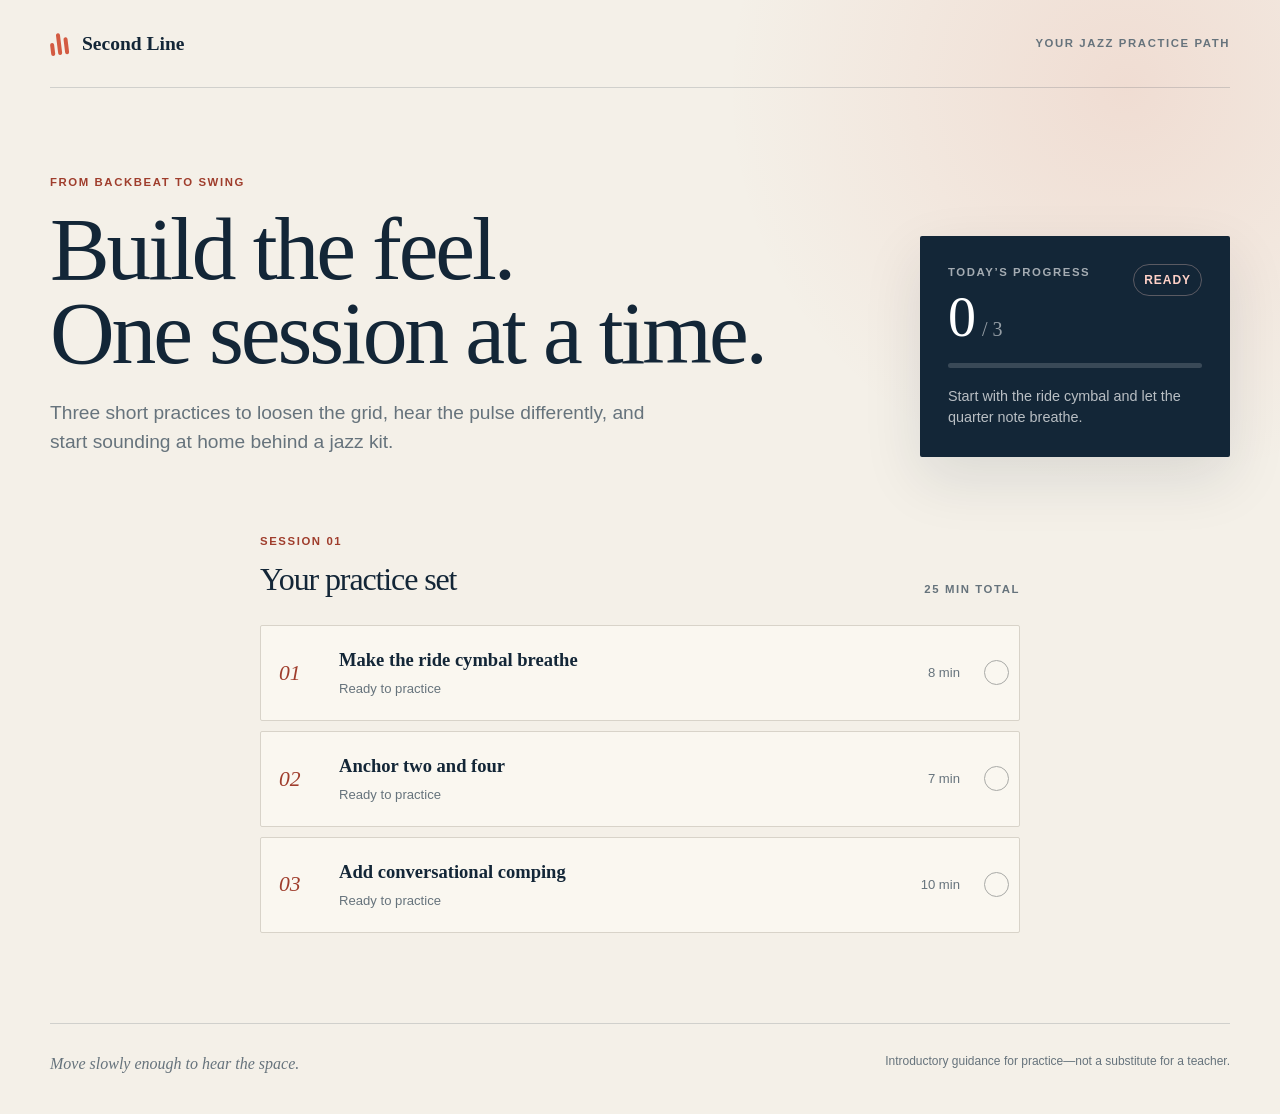
<file: index.html>
<!doctype html>
<html lang="en">
  <head>
    <meta charset="UTF-8" />
    <meta name="viewport" content="width=device-width, initial-scale=1.0" />
    <meta
      name="description"
      content="A focused jazz drum practice path for drummers learning to swing."
    />
    <title>Second Line — Jazz Practice</title>
    <link rel="stylesheet" href="styles.css" />
    <script src="practice.js" defer></script>
    <script src="app.js" defer></script>
  </head>
  <body>
    <div class="page-shell">
      <header class="site-header">
        <a class="brand" href="index.html" aria-label="Second Line home">
          <span class="brand-mark" aria-hidden="true"><i></i><i></i><i></i></span>
          <span>Second Line</span>
        </a>
        <p class="eyebrow">Your jazz practice path</p>
      </header>

      <main id="main-content">
        <section class="hero" aria-labelledby="page-title">
          <div class="hero-copy">
            <p class="kicker">From backbeat to swing</p>
            <h1 id="page-title">Build the feel.<br />One session at a time.</h1>
            <p class="hero-intro">
              Three short practices to loosen the grid, hear the pulse differently,
              and start sounding at home behind a jazz kit.
            </p>
          </div>

          <div class="progress-card" aria-labelledby="progress-title">
            <div class="progress-heading">
              <div>
                <p class="meta-label" id="progress-title">Today’s progress</p>
                <p class="progress-count"><span id="completed-count">0</span><span>/ 3</span></p>
              </div>
              <span class="progress-word" id="progress-word">Ready</span>
            </div>
            <div
              class="progress-track"
              role="progressbar"
              aria-label="Practice tasks completed"
              aria-valuemin="0"
              aria-valuemax="3"
              aria-valuenow="0"
            >
              <span id="progress-fill"></span>
            </div>
            <p class="progress-caption" id="progress-caption">Start with the ride cymbal and let the quarter note breathe.</p>
          </div>
        </section>

        <section class="practice-layout practice-overview" aria-label="Practice session">
          <div class="task-column">
            <div class="section-heading">
              <div>
                <p class="kicker">Session 01</p>
                <h2>Your practice set</h2>
              </div>
              <p class="total-time">25 min total</p>
            </div>
            <div class="task-list" id="task-list" aria-label="Jazz practice tasks"></div>
          </div>
        </section>
      </main>

      <footer>
        <p>Move slowly enough to hear the space.</p>
        <p class="disclaimer">Introductory guidance for practice—not a substitute for a teacher.</p>
      </footer>
    </div>
  </body>
</html>
</file>
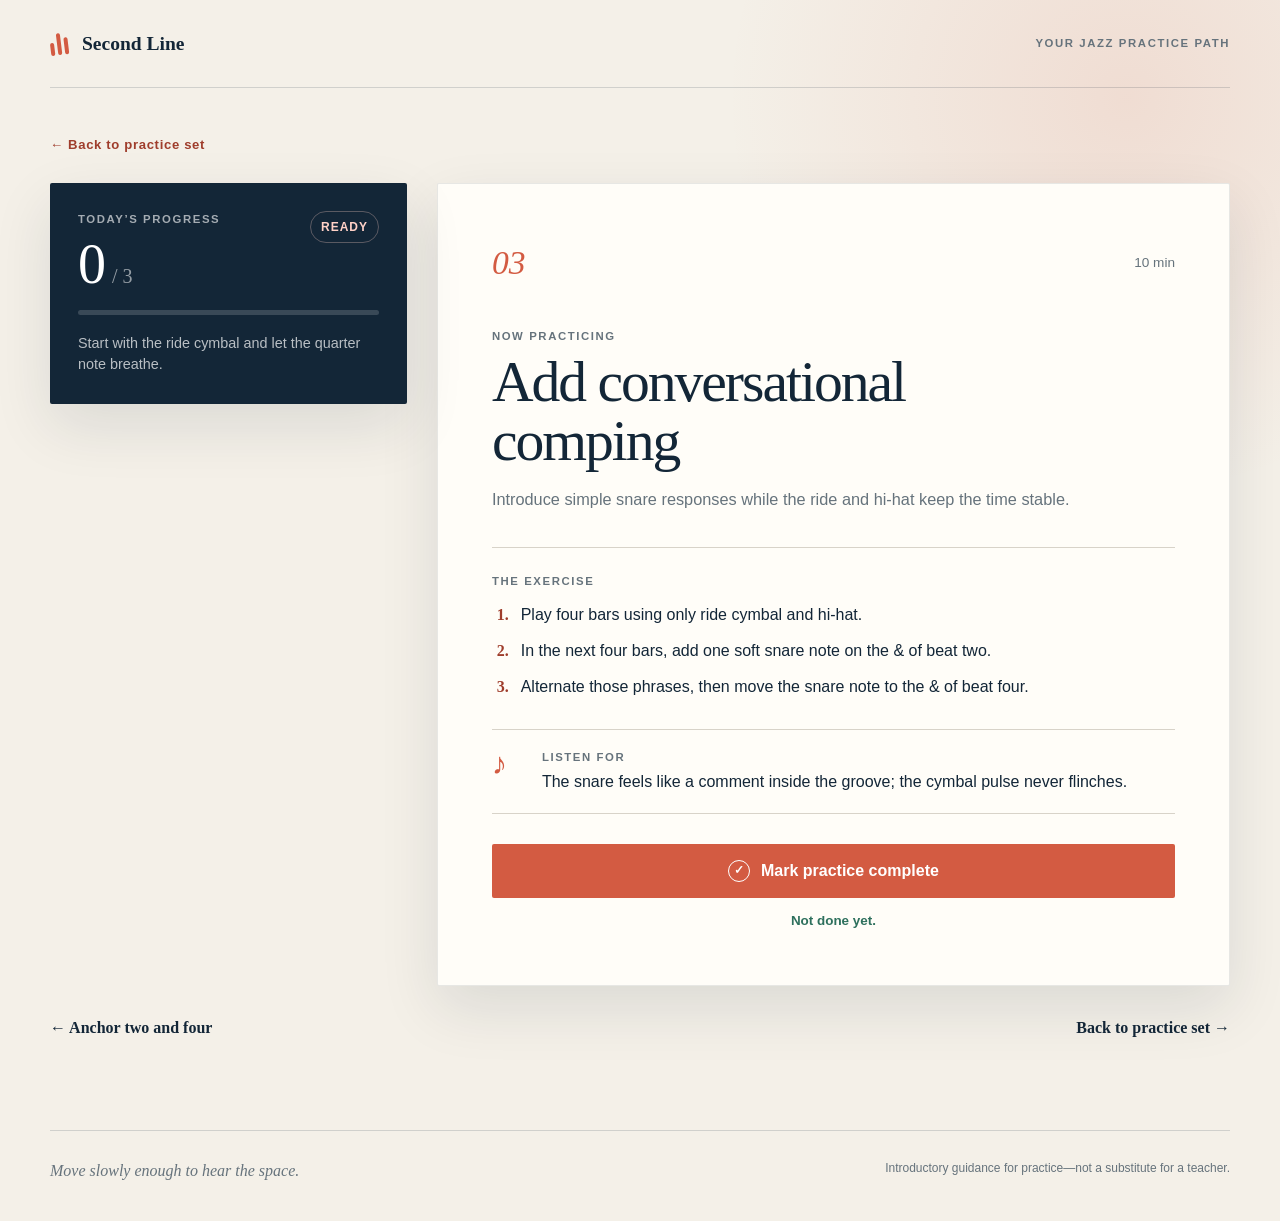
<file: tasks/comping.html>
<!doctype html>
<html lang="en">
  <head>
    <meta charset="UTF-8" />
    <meta name="viewport" content="width=device-width, initial-scale=1.0" />
    <meta name="description" content="Practice conversational snare comping while keeping steady jazz time." />
    <title>Add Conversational Comping — Second Line</title>
    <link rel="stylesheet" href="../styles.css" />
    <script src="../practice.js" defer></script>
    <script src="../task-page.js" defer></script>
  </head>
  <body data-task-id="comping">
    <div class="page-shell">
      <header class="site-header">
        <a class="brand" href="../index.html" aria-label="Second Line home">
          <span class="brand-mark" aria-hidden="true"><i></i><i></i><i></i></span>
          <span>Second Line</span>
        </a>
        <p class="eyebrow">Your jazz practice path</p>
      </header>
      <main id="main-content" class="task-page-main">
        <a class="back-link" href="../index.html">← Back to practice set</a>
        <div class="task-page-layout">
          <aside class="progress-card" aria-labelledby="progress-title">
            <div class="progress-heading">
              <div><p class="meta-label" id="progress-title">Today’s progress</p><p class="progress-count"><span id="completed-count">0</span><span>/ 3</span></p></div>
              <span class="progress-word" id="progress-word">Ready</span>
            </div>
            <div class="progress-track" role="progressbar" aria-label="Practice tasks completed" aria-valuemin="0" aria-valuemax="3" aria-valuenow="0"><span id="progress-fill"></span></div>
            <p class="progress-caption" id="progress-caption"></p>
          </aside>
          <article class="task-detail" aria-labelledby="detail-title">
            <div class="detail-topline"><span class="detail-number" id="detail-number"></span><span class="detail-duration" id="detail-duration"></span></div>
            <p class="meta-label">Now practicing</p>
            <h1 id="detail-title" class="task-title"></h1>
            <p class="detail-objective" id="detail-objective"></p>
            <div class="steps-block"><p class="meta-label">The exercise</p><ol id="detail-steps"></ol></div>
            <div class="listen-for"><span aria-hidden="true">♪</span><div><p class="meta-label">Listen for</p><p id="detail-cue"></p></div></div>
            <button class="complete-button" id="complete-button" type="button"><span class="button-icon" aria-hidden="true">✓</span><span id="complete-button-label">Mark practice complete</span></button>
            <p class="completion-message" id="completion-message" role="status"></p>
          </article>
        </div>
        <nav class="task-navigation" aria-label="Practice task navigation"><a id="previous-task"></a><a id="next-task"></a></nav>
      </main>
      <footer><p>Move slowly enough to hear the space.</p><p class="disclaimer">Introductory guidance for practice—not a substitute for a teacher.</p></footer>
    </div>
  </body>
</html>
</file>
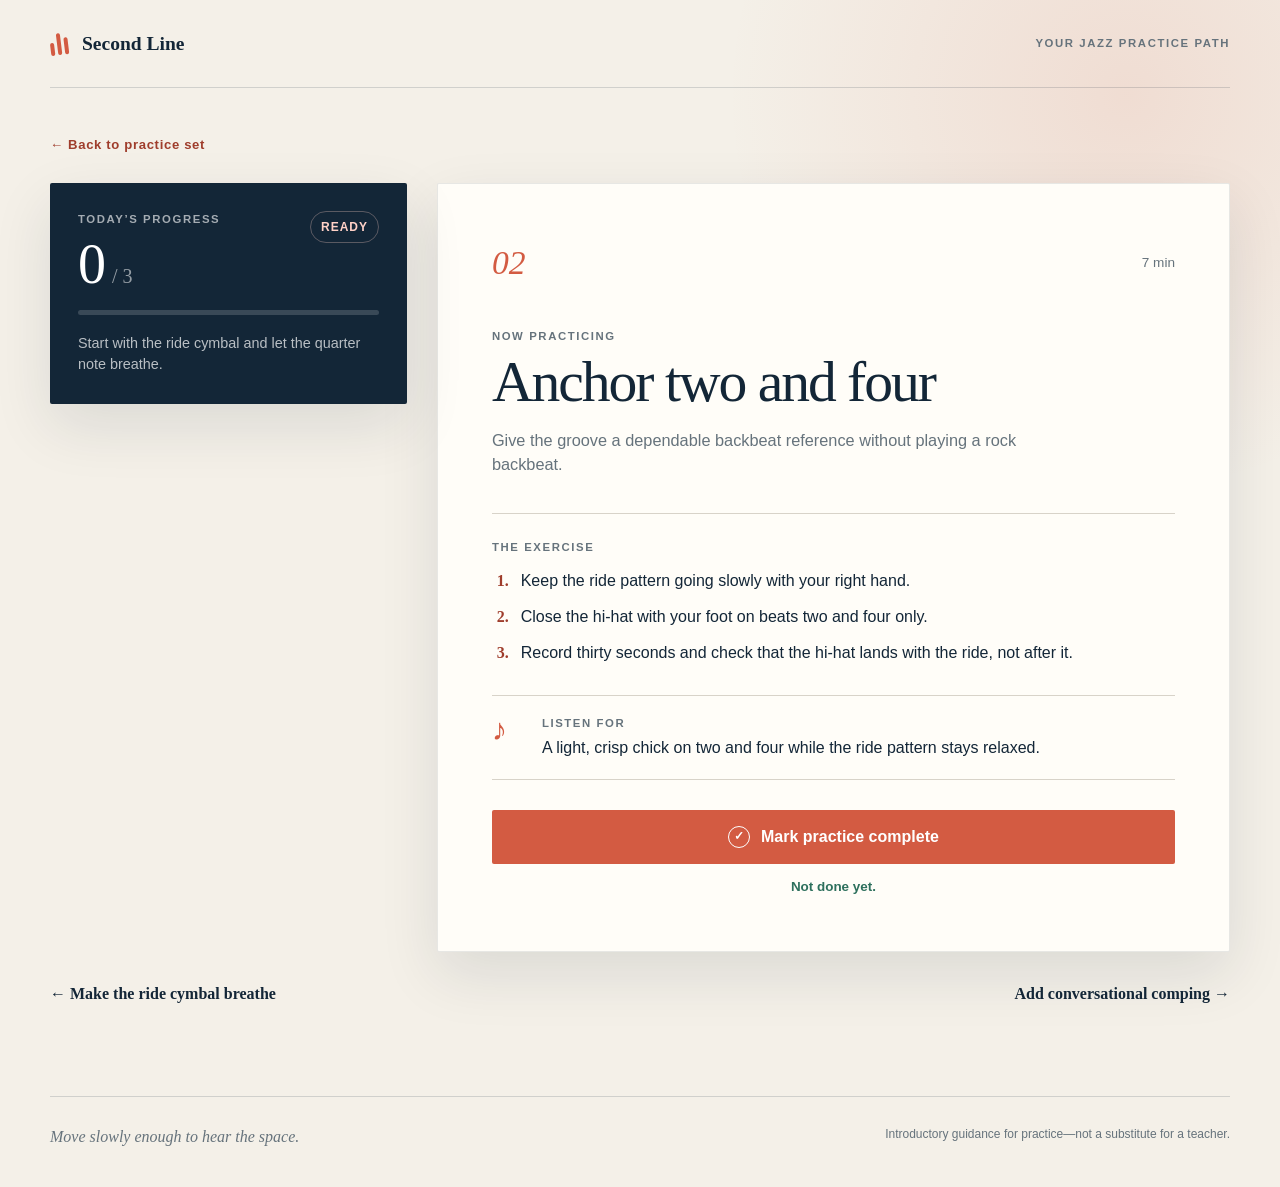
<file: tasks/hi-hat.html>
<!doctype html>
<html lang="en">
  <head>
    <meta charset="UTF-8" />
    <meta name="viewport" content="width=device-width, initial-scale=1.0" />
    <meta name="description" content="Practice anchoring a jazz groove with hi-hat on beats two and four." />
    <title>Anchor Two and Four — Second Line</title>
    <link rel="stylesheet" href="../styles.css" />
    <script src="../practice.js" defer></script>
    <script src="../task-page.js" defer></script>
  </head>
  <body data-task-id="hi-hat">
    <div class="page-shell">
      <header class="site-header">
        <a class="brand" href="../index.html" aria-label="Second Line home">
          <span class="brand-mark" aria-hidden="true"><i></i><i></i><i></i></span>
          <span>Second Line</span>
        </a>
        <p class="eyebrow">Your jazz practice path</p>
      </header>
      <main id="main-content" class="task-page-main">
        <a class="back-link" href="../index.html">← Back to practice set</a>
        <div class="task-page-layout">
          <aside class="progress-card" aria-labelledby="progress-title">
            <div class="progress-heading">
              <div><p class="meta-label" id="progress-title">Today’s progress</p><p class="progress-count"><span id="completed-count">0</span><span>/ 3</span></p></div>
              <span class="progress-word" id="progress-word">Ready</span>
            </div>
            <div class="progress-track" role="progressbar" aria-label="Practice tasks completed" aria-valuemin="0" aria-valuemax="3" aria-valuenow="0"><span id="progress-fill"></span></div>
            <p class="progress-caption" id="progress-caption"></p>
          </aside>
          <article class="task-detail" aria-labelledby="detail-title">
            <div class="detail-topline"><span class="detail-number" id="detail-number"></span><span class="detail-duration" id="detail-duration"></span></div>
            <p class="meta-label">Now practicing</p>
            <h1 id="detail-title" class="task-title"></h1>
            <p class="detail-objective" id="detail-objective"></p>
            <div class="steps-block"><p class="meta-label">The exercise</p><ol id="detail-steps"></ol></div>
            <div class="listen-for"><span aria-hidden="true">♪</span><div><p class="meta-label">Listen for</p><p id="detail-cue"></p></div></div>
            <button class="complete-button" id="complete-button" type="button"><span class="button-icon" aria-hidden="true">✓</span><span id="complete-button-label">Mark practice complete</span></button>
            <p class="completion-message" id="completion-message" role="status"></p>
          </article>
        </div>
        <nav class="task-navigation" aria-label="Practice task navigation"><a id="previous-task"></a><a id="next-task"></a></nav>
      </main>
      <footer><p>Move slowly enough to hear the space.</p><p class="disclaimer">Introductory guidance for practice—not a substitute for a teacher.</p></footer>
    </div>
  </body>
</html>
</file>
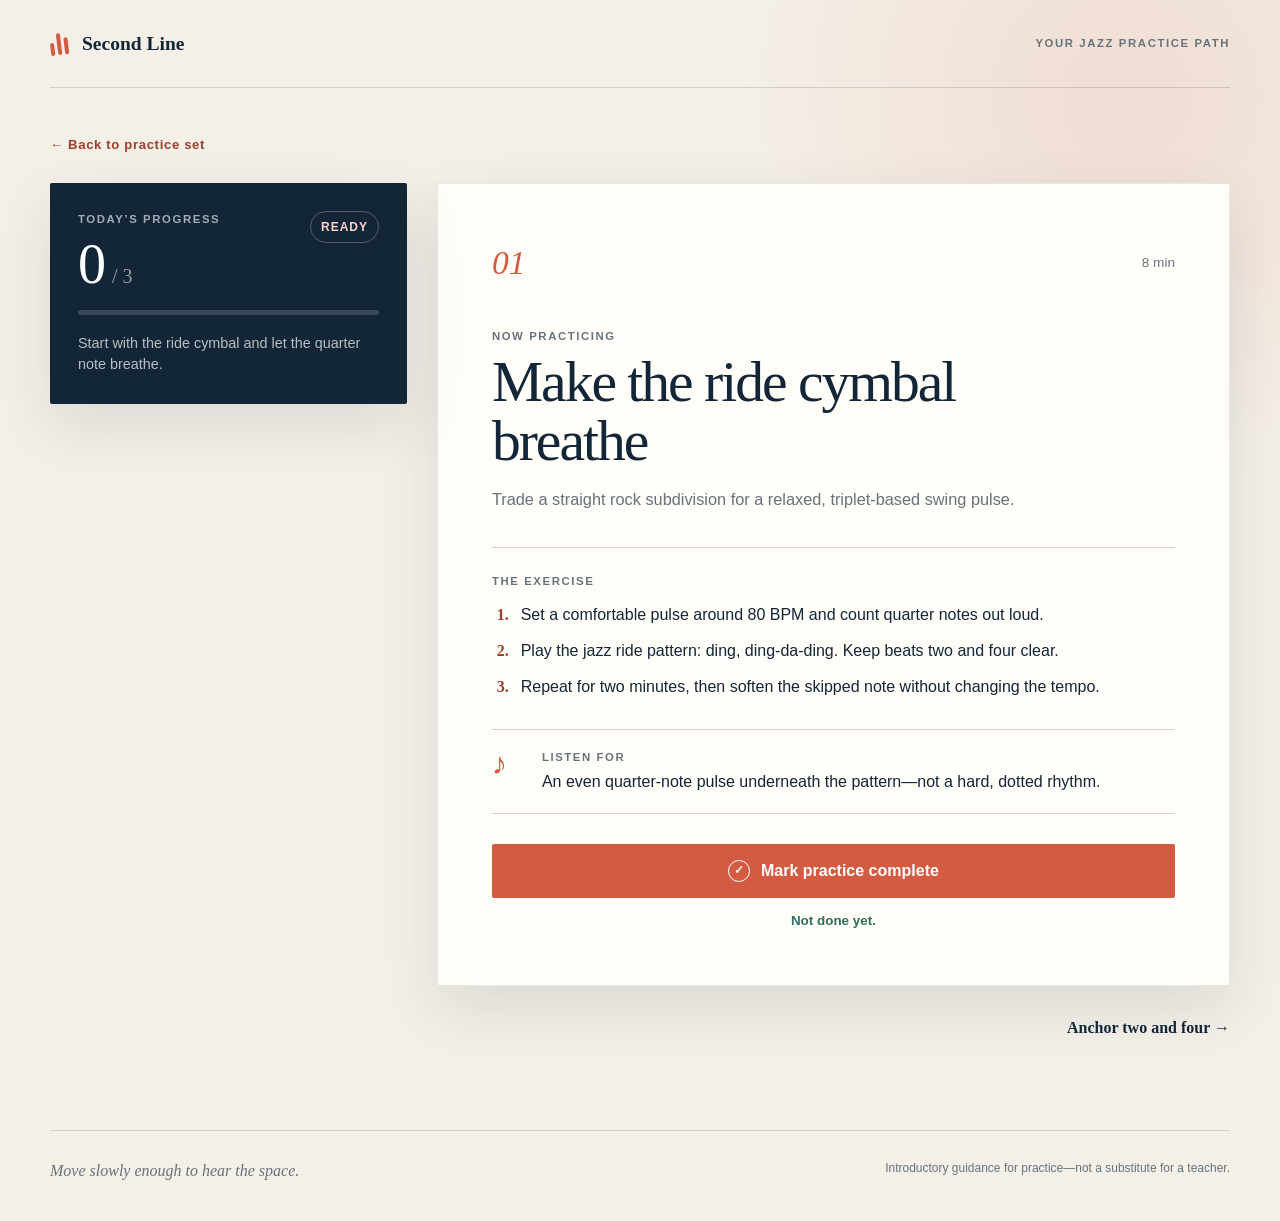
<file: tasks/ride-cymbal.html>
<!doctype html>
<html lang="en">
  <head>
    <meta charset="UTF-8" />
    <meta name="viewport" content="width=device-width, initial-scale=1.0" />
    <meta name="description" content="Practice a relaxed, triplet-based jazz ride cymbal pattern." />
    <title>Make the Ride Cymbal Breathe — Second Line</title>
    <link rel="stylesheet" href="../styles.css" />
    <script src="../practice.js" defer></script>
    <script src="../task-page.js" defer></script>
  </head>
  <body data-task-id="ride-cymbal">
    <div class="page-shell">
      <header class="site-header">
        <a class="brand" href="../index.html" aria-label="Second Line home">
          <span class="brand-mark" aria-hidden="true"><i></i><i></i><i></i></span>
          <span>Second Line</span>
        </a>
        <p class="eyebrow">Your jazz practice path</p>
      </header>
      <main id="main-content" class="task-page-main">
        <a class="back-link" href="../index.html">← Back to practice set</a>
        <div class="task-page-layout">
          <aside class="progress-card" aria-labelledby="progress-title">
            <div class="progress-heading">
              <div><p class="meta-label" id="progress-title">Today’s progress</p><p class="progress-count"><span id="completed-count">0</span><span>/ 3</span></p></div>
              <span class="progress-word" id="progress-word">Ready</span>
            </div>
            <div class="progress-track" role="progressbar" aria-label="Practice tasks completed" aria-valuemin="0" aria-valuemax="3" aria-valuenow="0"><span id="progress-fill"></span></div>
            <p class="progress-caption" id="progress-caption"></p>
          </aside>
          <article class="task-detail" aria-labelledby="detail-title">
            <div class="detail-topline"><span class="detail-number" id="detail-number"></span><span class="detail-duration" id="detail-duration"></span></div>
            <p class="meta-label">Now practicing</p>
            <h1 id="detail-title" class="task-title"></h1>
            <p class="detail-objective" id="detail-objective"></p>
            <div class="steps-block"><p class="meta-label">The exercise</p><ol id="detail-steps"></ol></div>
            <div class="listen-for"><span aria-hidden="true">♪</span><div><p class="meta-label">Listen for</p><p id="detail-cue"></p></div></div>
            <button class="complete-button" id="complete-button" type="button"><span class="button-icon" aria-hidden="true">✓</span><span id="complete-button-label">Mark practice complete</span></button>
            <p class="completion-message" id="completion-message" role="status"></p>
          </article>
        </div>
        <nav class="task-navigation" aria-label="Practice task navigation"><a id="previous-task"></a><a id="next-task"></a></nav>
      </main>
      <footer><p>Move slowly enough to hear the space.</p><p class="disclaimer">Introductory guidance for practice—not a substitute for a teacher.</p></footer>
    </div>
  </body>
</html>
</file>
<file: styles.css>
:root {
  --ink: #132637;
  --muted: #66737c;
  --paper: #f4f0e8;
  --surface: #fffdf8;
  --accent: #d35b42;
  --accent-dark: #9f3d2c;
  --line: #d8d3c9;
  --success: #2e705d;
  --shadow: 0 22px 60px rgba(19, 38, 55, 0.11);
}

* {
  box-sizing: border-box;
}

html {
  scroll-behavior: smooth;
}

body {
  margin: 0;
  min-width: 320px;
  color: var(--ink);
  background:
    radial-gradient(circle at 88% 8%, rgba(211, 91, 66, 0.13), transparent 25rem),
    var(--paper);
  font-family: Inter, ui-sans-serif, -apple-system, BlinkMacSystemFont, "Segoe UI", sans-serif;
  line-height: 1.5;
}

button,
a {
  -webkit-tap-highlight-color: transparent;
}

button {
  font: inherit;
}

.page-shell {
  width: min(1180px, calc(100% - 40px));
  margin: 0 auto;
}

.site-header {
  display: flex;
  align-items: center;
  justify-content: space-between;
  min-height: 88px;
  border-bottom: 1px solid rgba(19, 38, 55, 0.16);
}

.brand {
  display: inline-flex;
  gap: 12px;
  align-items: center;
  color: var(--ink);
  font-family: Georgia, "Times New Roman", serif;
  font-size: 1.22rem;
  font-weight: 700;
  text-decoration: none;
}

.brand-mark {
  display: grid;
  grid-template-columns: repeat(3, 4px);
  align-items: end;
  gap: 3px;
  width: 20px;
  height: 23px;
  transform: rotate(-7deg);
}

.brand-mark i {
  display: block;
  background: var(--accent);
  border-radius: 5px;
}

.brand-mark i:nth-child(1) { height: 13px; }
.brand-mark i:nth-child(2) { height: 22px; }
.brand-mark i:nth-child(3) { height: 17px; }

.eyebrow,
.kicker,
.meta-label,
.total-time {
  margin: 0;
  font-size: 0.71rem;
  font-weight: 800;
  letter-spacing: 0.14em;
  text-transform: uppercase;
}

.eyebrow {
  color: var(--muted);
}

.hero {
  display: grid;
  grid-template-columns: minmax(0, 1.45fr) minmax(310px, 0.55fr);
  gap: clamp(40px, 8vw, 110px);
  align-items: end;
  padding: 86px 0 76px;
}

.kicker {
  margin-bottom: 16px;
  color: var(--accent-dark);
}

h1,
h2,
p {
  margin-top: 0;
}

h1,
h2 {
  font-family: Georgia, "Times New Roman", serif;
  font-weight: 500;
  letter-spacing: -0.035em;
}

h1 {
  max-width: 800px;
  margin-bottom: 24px;
  font-size: clamp(3.2rem, 7vw, 6.4rem);
  line-height: 0.94;
}

.hero-intro {
  max-width: 610px;
  margin-bottom: 0;
  color: var(--muted);
  font-size: clamp(1rem, 1.5vw, 1.22rem);
}

.progress-card {
  padding: 28px;
  background: var(--ink);
  color: white;
  border-radius: 2px;
  box-shadow: var(--shadow);
}

.progress-heading {
  display: flex;
  justify-content: space-between;
  align-items: flex-start;
  gap: 20px;
}

.progress-card .meta-label {
  margin-bottom: 8px;
  color: rgba(255, 255, 255, 0.62);
}

.progress-count {
  display: flex;
  gap: 6px;
  align-items: baseline;
  margin-bottom: 18px;
  font-family: Georgia, "Times New Roman", serif;
}

.progress-count span:first-child {
  font-size: 3.5rem;
  line-height: 1;
}

.progress-count span:last-child {
  color: rgba(255, 255, 255, 0.55);
  font-size: 1.25rem;
}

.progress-word {
  padding: 6px 10px;
  color: #ffd1c7;
  border: 1px solid rgba(255, 209, 199, 0.3);
  border-radius: 999px;
  font-size: 0.75rem;
  font-weight: 800;
  letter-spacing: 0.08em;
  text-transform: uppercase;
}

.progress-track {
  height: 5px;
  overflow: hidden;
  background: rgba(255, 255, 255, 0.16);
  border-radius: 99px;
}

.progress-track span {
  display: block;
  width: 0;
  height: 100%;
  background: var(--accent);
  border-radius: inherit;
  transition: width 280ms ease;
}

.progress-caption {
  margin: 18px 0 0;
  color: rgba(255, 255, 255, 0.7);
  font-size: 0.9rem;
}

.practice-layout {
  display: grid;
  grid-template-columns: minmax(0, 0.9fr) minmax(390px, 1.1fr);
  gap: 30px;
  align-items: start;
  padding-bottom: 90px;
}

.practice-overview {
  grid-template-columns: minmax(0, 760px);
  max-width: 760px;
  margin: 0 auto;
}

.task-column,
.task-detail {
  min-width: 0;
}

.section-heading {
  display: flex;
  justify-content: space-between;
  align-items: end;
  margin-bottom: 22px;
}

.section-heading .kicker {
  margin-bottom: 5px;
}

.section-heading h2 {
  margin: 0;
  font-size: 2rem;
}

.total-time {
  padding-bottom: 5px;
  color: var(--muted);
}

.task-list {
  display: grid;
  gap: 10px;
}

.task-card {
  display: grid;
  grid-template-columns: 44px 1fr auto 25px;
  gap: 16px;
  align-items: center;
  width: 100%;
  padding: 20px 18px;
  color: var(--ink);
  text-decoration: none;
  text-align: left;
  background: rgba(255, 253, 248, 0.48);
  border: 1px solid var(--line);
  border-radius: 2px;
  cursor: pointer;
  transition: background 160ms ease, border-color 160ms ease, transform 160ms ease;
}

.task-card:hover {
  transform: translateX(3px);
  background: var(--surface);
  border-color: #b4aaa0;
}

.task-card[aria-current="true"] {
  background: var(--surface);
  border-color: var(--ink);
  box-shadow: inset 3px 0 0 var(--accent);
}

.task-index {
  color: var(--accent-dark);
  font-family: Georgia, "Times New Roman", serif;
  font-size: 1.35rem;
  font-style: italic;
}

.task-copy strong {
  display: block;
  margin-bottom: 2px;
  font-family: Georgia, "Times New Roman", serif;
  font-size: 1.16rem;
  font-weight: 600;
}

.task-copy span,
.task-time {
  color: var(--muted);
  font-size: 0.82rem;
}

.task-status {
  display: inline-grid;
  place-items: center;
  width: 25px;
  height: 25px;
  margin-left: 8px;
  color: var(--surface);
  border: 1px solid #a9aaa7;
  border-radius: 50%;
  font-size: 0.8rem;
  font-weight: 900;
  transition: background 180ms ease, border-color 180ms ease, transform 180ms ease;
}

.task-card.is-complete .task-status {
  color: white;
  background: var(--success);
  border-color: var(--success);
  transform: scale(1.04);
}

.task-card.is-complete .task-copy strong {
  color: #64706f;
}

.task-detail {
  position: sticky;
  top: 24px;
  padding: clamp(30px, 5vw, 54px);
  background: var(--surface);
  border: 1px solid rgba(19, 38, 55, 0.1);
  border-radius: 2px;
  box-shadow: var(--shadow);
}

.task-page-main {
  padding: 44px 0 90px;
}

.back-link {
  display: inline-block;
  margin-bottom: 28px;
  color: var(--accent-dark);
  font-size: 0.82rem;
  font-weight: 800;
  letter-spacing: 0.05em;
  text-decoration: none;
}

.back-link:hover,
.task-navigation a:hover {
  text-decoration: underline;
  text-underline-offset: 4px;
}

.task-page-layout {
  display: grid;
  grid-template-columns: minmax(280px, 0.45fr) minmax(0, 1fr);
  gap: 30px;
  align-items: start;
}

.task-page-layout .progress-card {
  position: sticky;
  top: 24px;
}

.task-page-layout .task-detail {
  position: static;
}

.task-title {
  max-width: 600px;
  margin-bottom: 16px;
  font-size: clamp(2.2rem, 4.5vw, 3.7rem);
  line-height: 1.02;
}

.task-navigation {
  display: flex;
  justify-content: space-between;
  gap: 28px;
  margin: 30px 0 0;
}

.task-navigation a {
  color: var(--ink);
  font-family: Georgia, "Times New Roman", serif;
  font-weight: 700;
  text-decoration: none;
}

.task-navigation #next-task {
  margin-left: auto;
  text-align: right;
}

.detail-topline {
  display: flex;
  justify-content: space-between;
  align-items: center;
  margin-bottom: 40px;
}

.detail-number {
  color: var(--accent);
  font-family: Georgia, "Times New Roman", serif;
  font-size: 2.1rem;
  font-style: italic;
}

.detail-duration {
  color: var(--muted);
  font-size: 0.85rem;
}

.task-detail > .meta-label {
  margin-bottom: 8px;
  color: var(--muted);
}

.task-detail h2 {
  max-width: 600px;
  margin-bottom: 16px;
  font-size: clamp(2rem, 4vw, 3.2rem);
  line-height: 1.02;
}

.detail-objective {
  max-width: 590px;
  margin-bottom: 36px;
  color: var(--muted);
  font-size: 1.02rem;
}

.steps-block {
  padding-top: 25px;
  border-top: 1px solid var(--line);
}

.steps-block .meta-label {
  margin-bottom: 13px;
  color: var(--muted);
}

.steps-block ol {
  display: grid;
  gap: 12px;
  margin: 0;
  padding-left: 1.3rem;
}

.steps-block li {
  padding-left: 8px;
}

.steps-block li::marker {
  color: var(--accent-dark);
  font-family: Georgia, "Times New Roman", serif;
  font-weight: 700;
}

.listen-for {
  display: grid;
  grid-template-columns: 36px 1fr;
  gap: 14px;
  align-items: start;
  margin: 30px 0;
  padding: 19px 0;
  border-top: 1px solid var(--line);
  border-bottom: 1px solid var(--line);
}

.listen-for > span {
  color: var(--accent);
  font-family: Georgia, "Times New Roman", serif;
  font-size: 1.9rem;
  line-height: 1;
}

.listen-for .meta-label {
  margin-bottom: 4px;
  color: var(--muted);
}

.listen-for p:last-child {
  margin-bottom: 0;
}

.complete-button {
  display: flex;
  align-items: center;
  justify-content: center;
  gap: 11px;
  width: 100%;
  min-height: 54px;
  padding: 14px 20px;
  color: white;
  background: var(--accent);
  border: 0;
  border-radius: 2px;
  cursor: pointer;
  font-weight: 800;
  transition: background 160ms ease, transform 160ms ease;
}

.complete-button:hover:not(:disabled) {
  background: var(--accent-dark);
  transform: translateY(-1px);
}

.complete-button[aria-pressed="true"] {
  color: var(--success);
  background: #e1eee9;
}

.complete-button[aria-pressed="true"]:hover {
  color: white;
  background: var(--success);
}

.button-icon {
  display: inline-grid;
  place-items: center;
  width: 22px;
  height: 22px;
  border: 1px solid currentColor;
  border-radius: 50%;
  font-size: 0.72rem;
}

.completion-message {
  min-height: 1.4em;
  margin: 13px 0 0;
  color: var(--success);
  text-align: center;
  font-size: 0.84rem;
  font-weight: 700;
}

footer {
  display: flex;
  justify-content: space-between;
  gap: 30px;
  padding: 28px 0 38px;
  border-top: 1px solid rgba(19, 38, 55, 0.16);
  color: var(--muted);
  font-family: Georgia, "Times New Roman", serif;
  font-style: italic;
}

footer p {
  margin: 0;
}

.disclaimer {
  max-width: 430px;
  text-align: right;
  font-family: Inter, ui-sans-serif, sans-serif;
  font-size: 0.75rem;
  font-style: normal;
}

:focus-visible {
  outline: 3px solid #247da2;
  outline-offset: 4px;
}

@media (max-width: 820px) {
  .page-shell {
    width: min(100% - 28px, 680px);
  }

  .hero,
  .practice-layout,
  .task-page-layout {
    grid-template-columns: 1fr;
  }

  .hero {
    gap: 44px;
    padding: 64px 0;
  }

  .practice-layout {
    gap: 44px;
  }

  .task-detail {
    position: static;
  }

  .task-page-layout .progress-card {
    position: static;
  }
}

@media (max-width: 520px) {
  .site-header {
    min-height: 72px;
  }

  .eyebrow {
    display: none;
  }

  .hero {
    padding: 48px 0 54px;
  }

  h1 {
    font-size: clamp(2.8rem, 15vw, 4rem);
  }

  .progress-card,
  .task-detail {
    padding: 24px;
  }

  .task-card {
    grid-template-columns: 34px 1fr 25px;
    gap: 10px;
    padding: 17px 14px;
  }

  .task-time {
    display: none;
  }

  .detail-topline {
    margin-bottom: 28px;
  }

  footer {
    display: grid;
  }

  .disclaimer {
    text-align: left;
  }
}

@media (prefers-reduced-motion: reduce) {
  *,
  *::before,
  *::after {
    scroll-behavior: auto !important;
    transition-duration: 0.01ms !important;
  }
}
</file>
